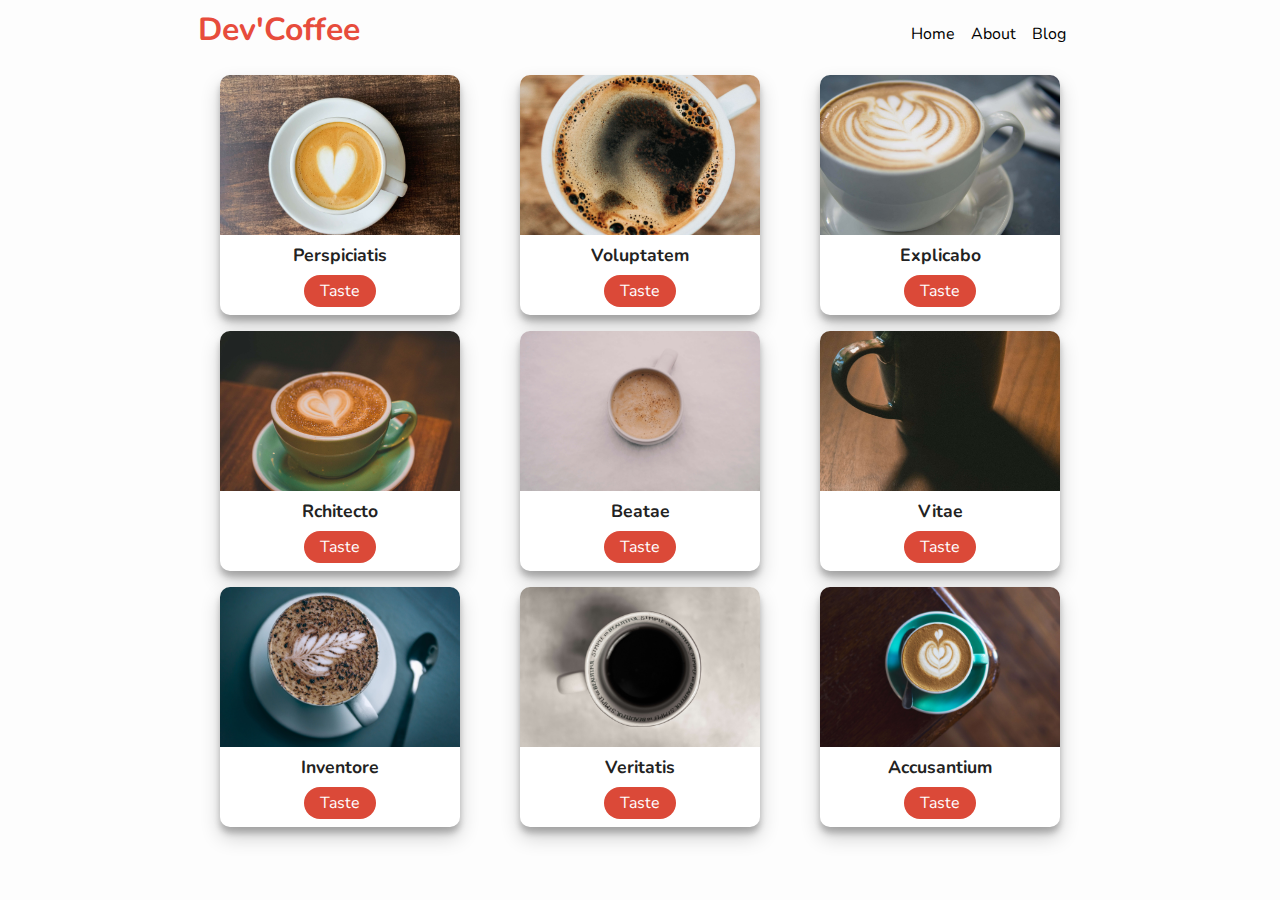
<file: index.html>
<!DOCTYPE html>
<html lang="fr">
    <head>
        <meta charset="UTF-8" />
        <meta name="viewport" content="width=device-width, initial-scale=1">
        <link rel="stylesheet" href="style.css"/>
        <link rel="manifest" href="manifest.json"/>
        <title>Dev'Coffee PWA</title>
    </head>
    <body>
        <main>
            <nav>
                <h1>Dev'Coffee</h1>
                <ul>
                    <li>Home</li>
                    <li>About</li>
                    <li>Blog</li> 
                </ul>
            </nav>
            <div class="container"></div>
        </main>
        <script src="app.js"></script>
    </body>
</html>
</file>
<file: style.css>
@import url("https://fonts.googleapis.com/css?family=Nunito:400,700&display=swap");
* {
  margin: 0;
  padding: 0;
  box-sizing: border-box;
}
body {
  background: #fdfdfd;
  font-family: "Nunito", sans-serif;
  font-size: 1rem;
}
main {
  max-width: 900px;
  margin: auto;
  padding: 0.5rem;
  text-align: center;
}
nav {
  display: flex;
  justify-content: space-between;
  align-items: center;
}
ul {
  list-style: none;
  display: flex;
}

li {
  margin-right: 1rem;
}
h1 {
  color: #e74c3c;
  margin-bottom: 0.5rem;
}

.container {
    display: grid;
    grid-template-columns: repeat(auto-fit, minmax(15rem, 1fr));
    grid-gap: 1rem;
    justify-content: center;
    align-items: center;
    margin: auto;
    padding: 1rem 0;
}
.card {
    display: flex;
    align-items: center;
    flex-direction: column;
    width: 15rem auto;
    height: 15rem;
    background: #fff;
    box-shadow: 0 10px 20px rgba(0, 0, 0, 0.19), 0 6px 6px rgba(0, 0, 0, 0.23);
    border-radius: 10px;
    margin: auto;
    overflow: hidden;
}
.card--avatar {
    width: 15em;
    height: 10rem;
    object-fit: cover;
}
.card--title {
    color: #222;
    font-weight: 700;
    text-transform: capitalize;
    font-size: 1.1rem;
    margin-top: 0.5rem;
}
.card--link {
    text-decoration: none;
    background: #db4938;
    color: #fff;
    padding: 0.3rem 1rem;
    border-radius: 20px;
}
</file>
